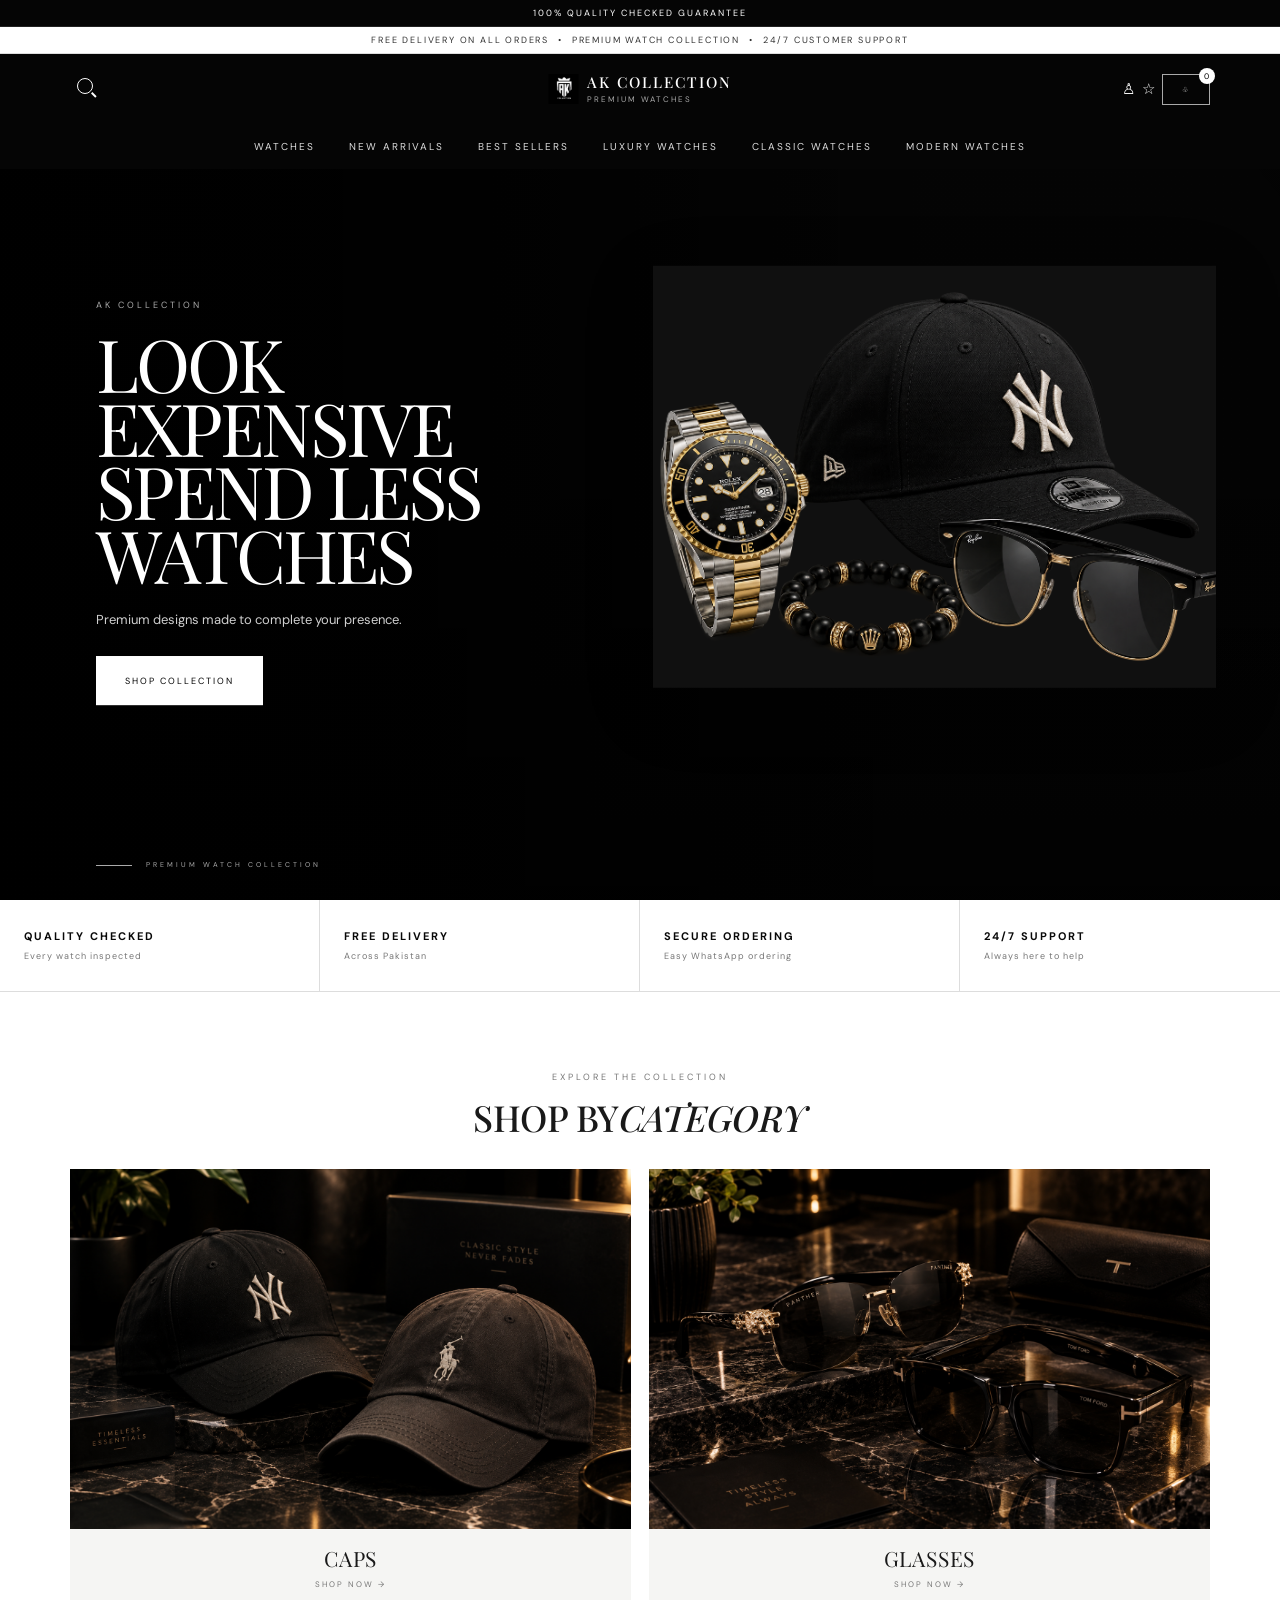
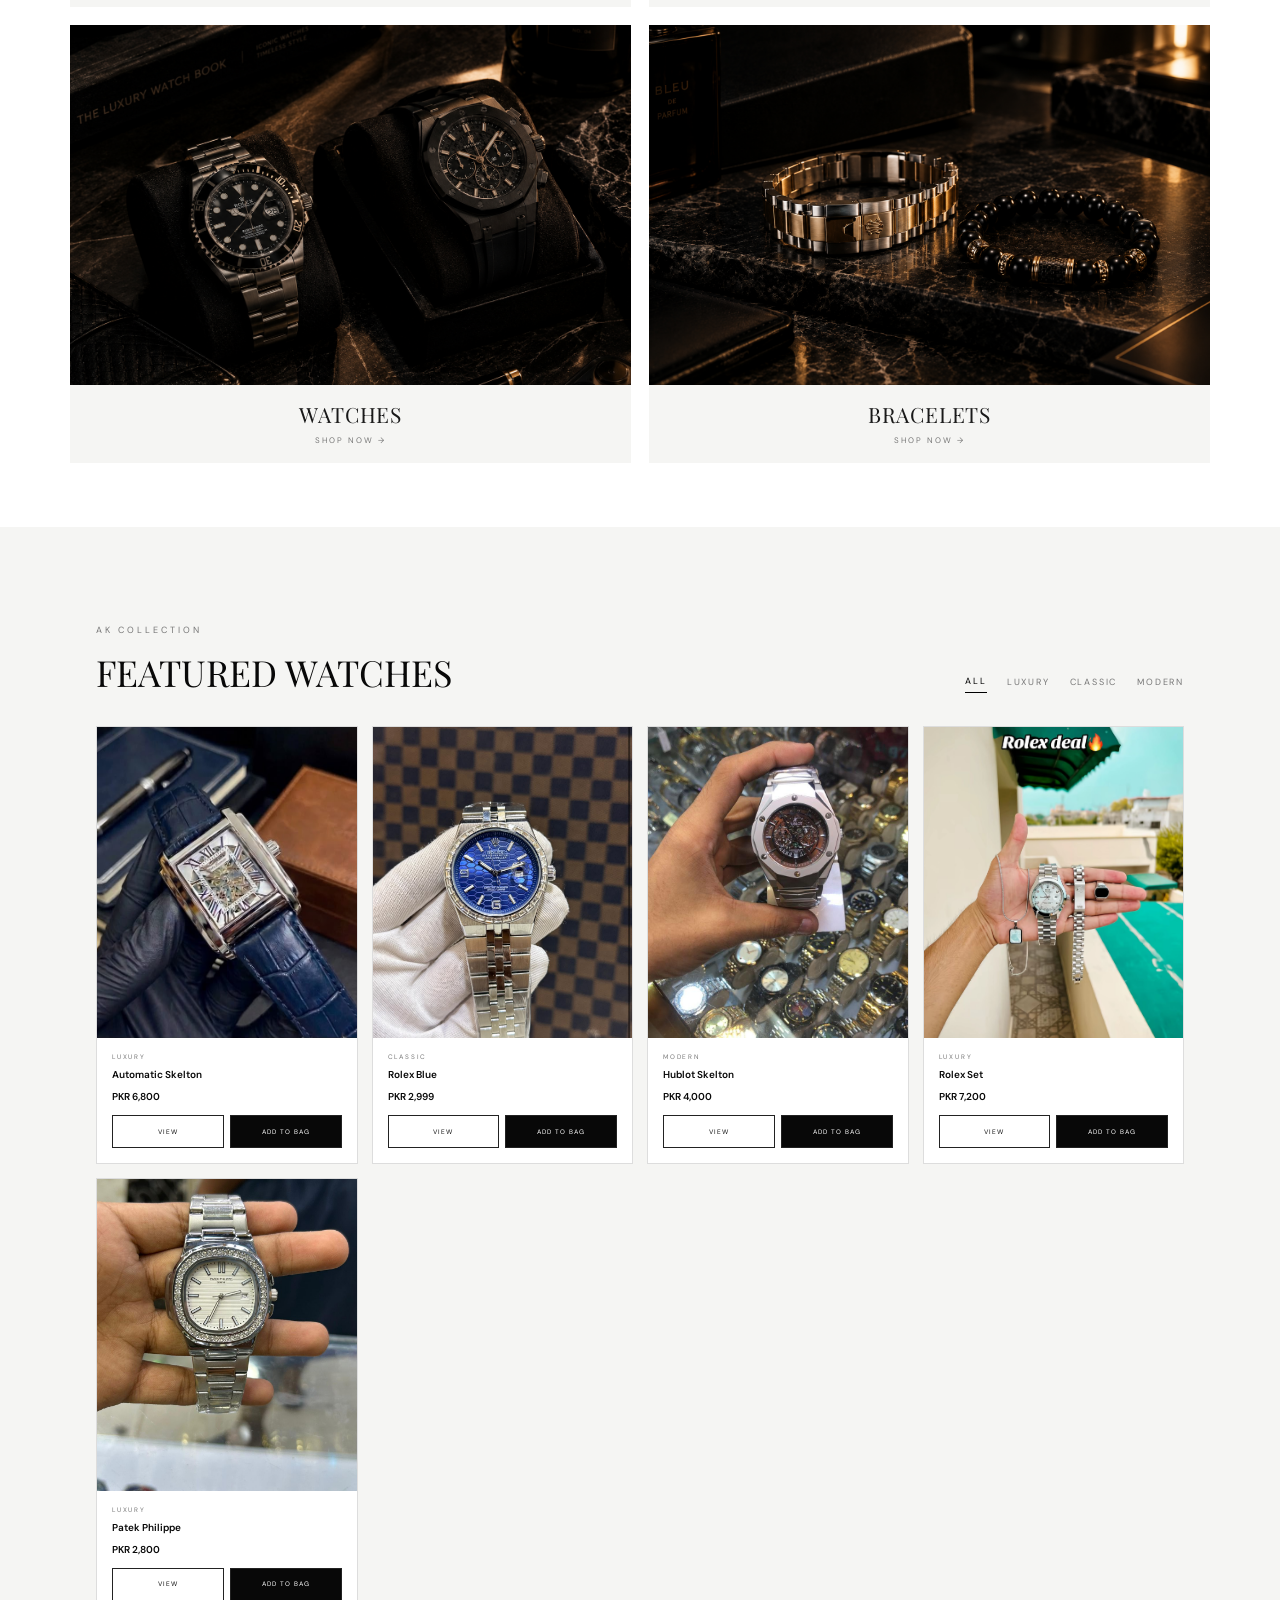
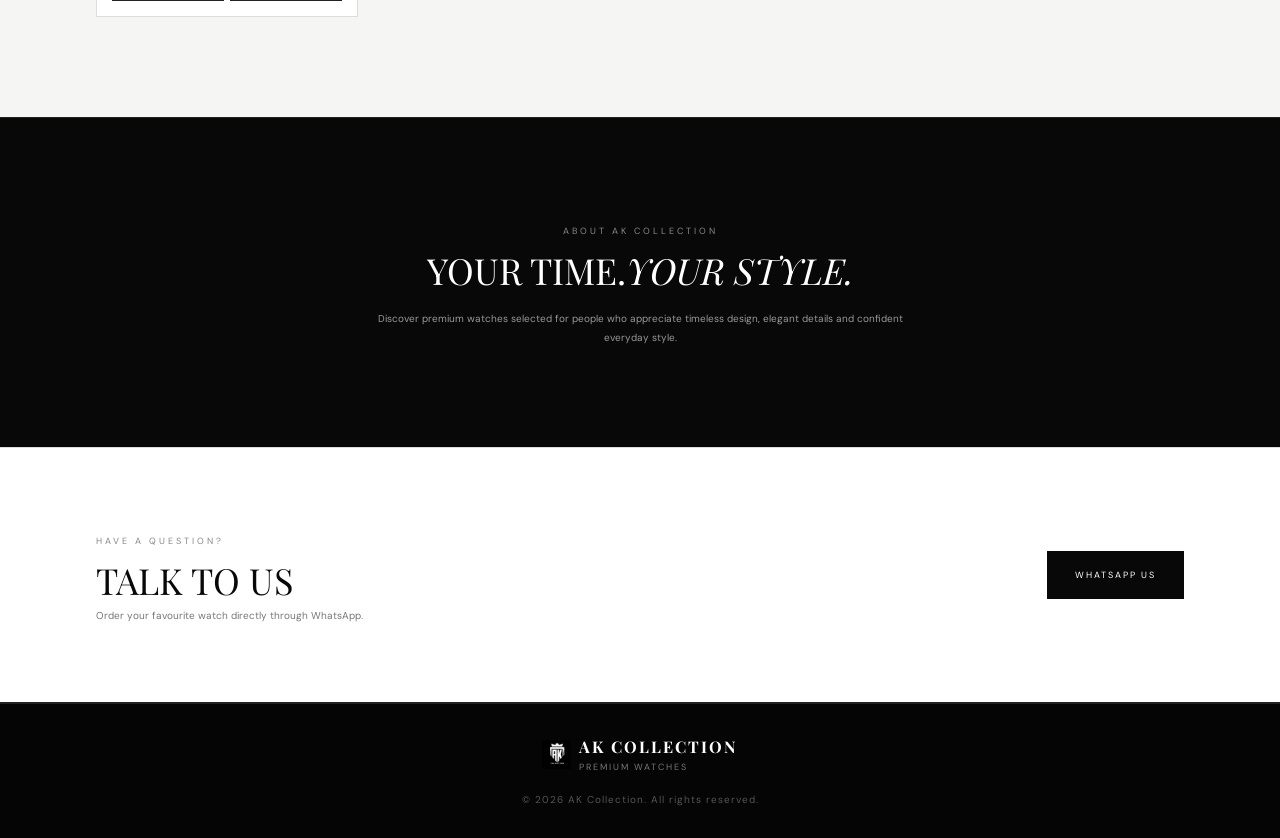
<file: index.html>
<!DOCTYPE html>
<html lang="en">
<head>
  <meta charset="UTF-8">
  <meta name="viewport" content="width=device-width, initial-scale=1.0">
  <title>AK Collection | Premium Watches</title>
  <meta name="description" content="AK Collection — Premium luxury watches delivered across Pakistan.">
  <link rel="stylesheet" href="style.css?v=22">
  <link rel="stylesheet" href="theme-overrides.css?v=2">
</head>
<body>
  <div class="announcement-bar"><span>100% QUALITY CHECKED GUARANTEE</span></div>
  <div class="shipping-bar"><span>FREE DELIVERY ON ALL ORDERS</span><span>•</span><span>PREMIUM WATCH COLLECTION</span><span>•</span><span>24/7 CUSTOMER SUPPORT</span></div>
  <header class="main-header">
    <div class="header-main"><button class="header-search" id="searchBtn" aria-label="Search"><span class="search-icon"></span></button><a href="#home" class="header-logo"><img src="ak-logo.png" alt="AK Collection"><div class="header-logo-text"><strong>AK COLLECTION</strong><small>PREMIUM WATCHES</small></div></a><div class="header-right"><button class="header-user" aria-label="Account">♙</button><button class="header-wishlist" aria-label="Wishlist">☆</button><button class="header-bag" id="cartBtn" aria-label="Shopping Bag">♧<span id="cartCount">0</span></button></div></div>
    <nav class="main-nav"><a href="#collection">WATCHES</a><a href="#collection">NEW ARRIVALS</a><a href="#collection">BEST SELLERS</a><a href="#collection">LUXURY WATCHES</a><a href="#collection">CLASSIC WATCHES</a><a href="#collection">MODERN WATCHES</a></nav>
    <div class="mobile-header-row"><button id="menuBtn" class="mobile-menu-btn">☰</button><span>AK COLLECTION</span><button id="mobileCartBtn" class="mobile-cart-btn" onclick="openCart()">BAG<b id="mobileCartCount">0</b></button></div>
  </header>
  <div class="mobile-menu" id="mobileMenu"><button class="mobile-close" id="mobileClose">×</button><img src="ak-logo.png" alt="AK Collection" class="mobile-menu-logo"><strong>AK COLLECTION</strong><a href="#home">HOME</a><a href="#categories">CATEGORIES</a><a href="#collection">WATCHES</a><a href="#collection">NEW ARRIVALS</a><a href="#collection">BEST SELLERS</a><a href="#about">ABOUT</a><a href="#contact">CONTACT</a></div><div class="menu-overlay" id="menuOverlay"></div>
  <main>
    <section class="luxury-hero" id="home"><div class="hero-background"></div><div class="hero-copy"><span>AK COLLECTION</span><h1>TIMELESS<em>WATCHES</em></h1><p>Premium designs made to complete your presence.</p><a href="#collection" class="hero-shop-btn">SHOP COLLECTION</a></div><img class="hero-accessories" src="ak-luxury-set.webp" alt="Luxury watch, bracelet, cap and sunglasses"><div class="hero-watches"><div class="hero-watch watch-one"><img src="blue-leather.jpg" alt="Premium Watch"></div><div class="hero-watch watch-two"><img src="blue-dial.jpg" alt="Premium Watch"></div><div class="hero-watch watch-three"><img src="silver-chronograph.jpg" alt="Premium Watch"></div><div class="hero-watch watch-four"><img src="white-dial.jpg" alt="Premium Watch"></div></div><div class="hero-bottom-text">PREMIUM WATCH COLLECTION</div></section>
    <section class="trust-bar"><div><strong>QUALITY CHECKED</strong><span>Every watch inspected</span></div><div><strong>FREE DELIVERY</strong><span>Across Pakistan</span></div><div><strong>SECURE ORDERING</strong><span>Easy WhatsApp ordering</span></div><div><strong>24/7 SUPPORT</strong><span>Always here to help</span></div></section>
    <section class="category-showcase" id="categories"><div class="category-heading"><span>EXPLORE THE COLLECTION</span><h2>SHOP BY <em>CATEGORY</em></h2></div><div class="category-grid" id="categoryGrid"></div></section>
    <section class="collection" id="collection"><div class="collection-header"><div><span>AK COLLECTION</span><h2>FEATURED WATCHES</h2></div><div class="filters"><button class="filter active" data-filter="All">ALL</button><button class="filter" data-filter="Luxury">LUXURY</button><button class="filter" data-filter="Classic">CLASSIC</button><button class="filter" data-filter="Modern">MODERN</button></div></div><div class="search-box" id="searchBox"><input type="text" id="searchInput" placeholder="Search watches..."><button id="closeSearch">×</button></div><div class="products-grid" id="productsGrid"></div></section>
    <section class="about" id="about"><span>ABOUT AK COLLECTION</span><h2>YOUR TIME. <em>YOUR STYLE.</em></h2><p>Discover premium watches selected for people who appreciate timeless design, elegant details and confident everyday style.</p></section>
    <section class="contact" id="contact"><div><span>HAVE A QUESTION?</span><h2>TALK TO US</h2><p>Order your favourite watch directly through WhatsApp.</p></div><a href="https://wa.me/923709039540" target="_blank" class="contact-btn">WHATSAPP US</a></section>
  </main>
  <footer><div class="footer-logo"><img src="ak-logo.png" alt="AK Collection"><div><strong>AK COLLECTION</strong><span>PREMIUM WATCHES</span></div></div><p>© 2026 AK Collection. All rights reserved.</p></footer>
  <aside class="cart-drawer" id="cartDrawer"><div class="cart-header"><div><span>AK COLLECTION</span><h3>YOUR BAG</h3></div><button id="cartClose">×</button></div><div class="cart-items" id="cartItems"></div><div class="cart-footer"><div class="cart-row"><span>PRODUCT TOTAL</span><strong id="cartTotal">PKR 0</strong></div><div class="cart-row"><span>DELIVERY / ADVANCE</span><strong>PKR 250</strong></div><div class="cart-grand"><span>GRAND TOTAL</span><strong id="grandTotal">PKR 0</strong></div><button id="checkoutBtn" class="checkout-btn">PLACE ORDER</button><button id="directWhatsapp" class="cart-whatsapp">ORDER ON WHATSAPP</button></div></aside><div class="cart-overlay" id="cartOverlay"></div>
  <div class="product-modal" id="productModal"><div class="product-modal-box"><button class="modal-close" id="productModalClose">×</button><div id="productModalContent"></div></div></div>
  <div class="checkout-modal" id="checkoutModal"><div class="checkout-box"><button class="checkout-close" id="checkoutClose">×</button><span>AK COLLECTION</span><h2>COMPLETE YOUR ORDER</h2><p class="checkout-note">Delivery / advance fee: <strong>PKR 250</strong></p><form id="checkoutForm"><input type="text" id="customerName" placeholder="Your Name" required><input type="tel" id="customerPhone" placeholder="Phone Number" required><input type="text" id="customerCity" placeholder="City" required><textarea id="customerAddress" placeholder="Complete Delivery Address" required></textarea><button type="submit" class="confirm-order">CONFIRM ORDER</button></form><button id="checkoutWhatsapp" class="checkout-whatsapp">CONFIRM THROUGH WHATSAPP</button></div></div>
  <script src="cms-loader.js?v=2"></script>
</body>
</html>
</file>
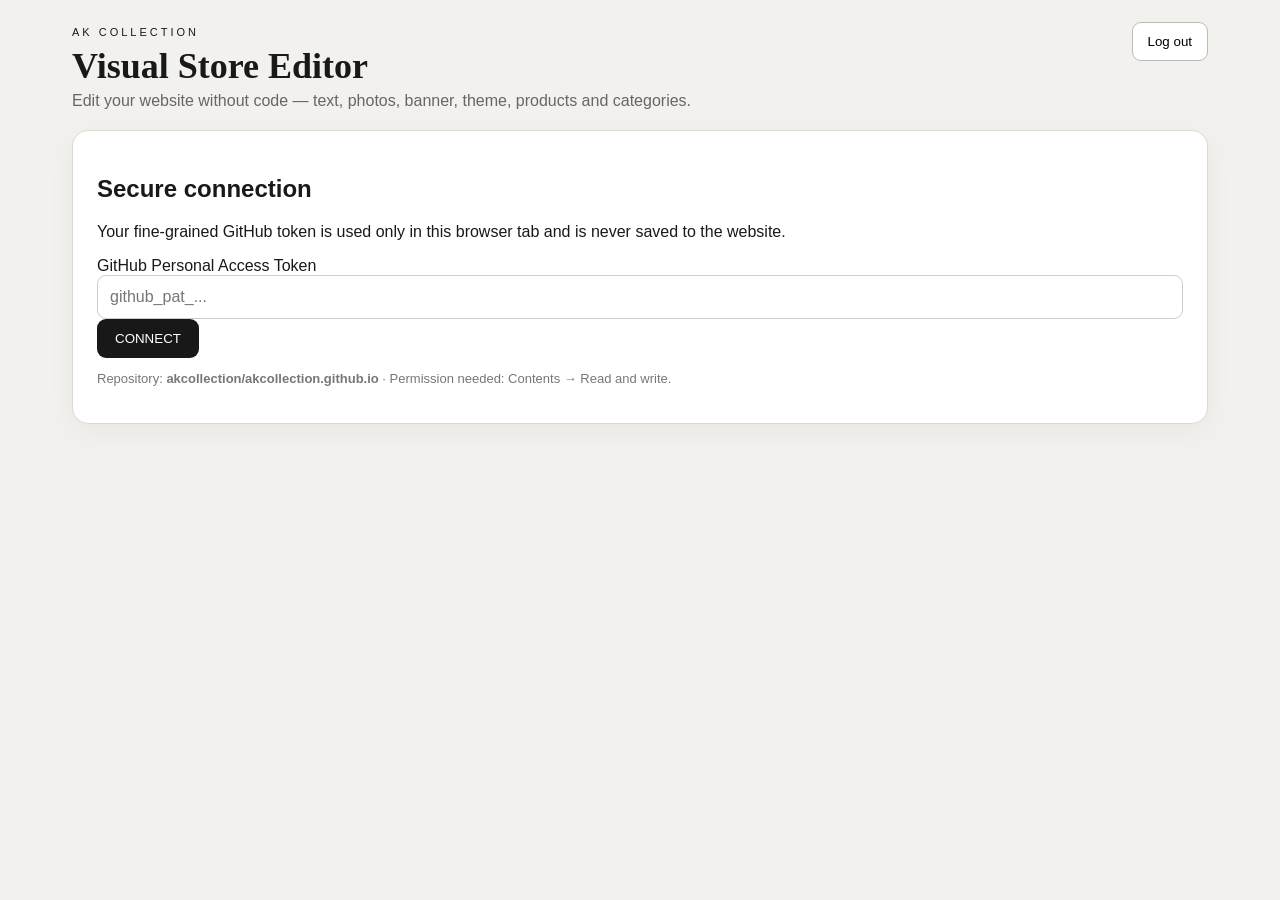
<file: admin.html>
<!DOCTYPE html>
<html lang="en">
<head>
<meta charset="UTF-8"><meta name="viewport" content="width=device-width,initial-scale=1"><title>AK Collection — Visual Store Editor</title><link rel="stylesheet" href="admin.css">
</head>
<body><div class="wrap">
<header><div><small>AK COLLECTION</small><h1>Visual Store Editor</h1><p class="sub">Edit your website without code — text, photos, banner, theme, products and categories.</p></div><button id="logout" class="ghost">Log out</button></header>
<section id="login" class="card"><h2>Secure connection</h2><p>Your fine-grained GitHub token is used only in this browser tab and is never saved to the website.</p><label>GitHub Personal Access Token<input id="token" type="password" placeholder="github_pat_..." autocomplete="off"></label><button id="connect" class="primary">CONNECT</button><p class="hint">Repository: <b>akcollection/akcollection.github.io</b> · Permission needed: Contents → Read and write.</p></section>
<main id="app" hidden>
<nav class="tabs"><button type="button" data-tab="dashboard" class="active">Dashboard</button><button type="button" data-tab="site">Text & Sections</button><button type="button" data-tab="media">Photos & Banner</button><button type="button" data-tab="categories">Categories</button><button type="button" data-tab="products">Products</button><button type="button" data-tab="theme">Theme & Layout</button><button type="button" data-tab="advanced">Advanced</button></nav>
<section id="dashboard" class="panel active"><div class="hero-card"><div><span>AK COLLECTION</span><h2>Everything in one place</h2><p>Use the sections above to change your live store. You can upload new images, crop them, change text, manage products, and control mobile/desktop sizing.</p></div></div><div class="quick-grid"><button data-go="site"><b>✎ Text</b><small>Headings, labels & buttons</small></button><button data-go="media"><b>▣ Photos</b><small>Banner, logo & hero images</small></button><button data-go="categories"><b>◇ Categories</b><small>Add, remove, rename & photo</small></button><button data-go="products"><b>◈ Products</b><small>Products, prices & photos</small></button><button data-go="theme"><b>⚙ Theme</b><small>Colors, sizes & mobile layout</small></button></div></section>
<section id="site" class="panel"><div class="section-head"><div><span>CONTENT</span><h2>Text & Sections</h2></div><button id="saveSite" class="primary">Save Changes</button></div><form id="siteForm" class="formgrid"></form></section>
<section id="media" class="panel"><div class="section-head"><div><span>MEDIA</span><h2>Photos & Banner</h2><p>Upload an image, crop it, then save. You can replace the same image later.</p></div></div><div id="mediaList" class="media-grid"></div></section>
<section id="categories" class="panel"><div class="section-head"><div><span>STORE STRUCTURE</span><h2>Categories</h2><p>Add as many categories as you want. Each category has its own photo, name and link.</p></div><div><button id="addCategory" class="ghost">+ Add Category</button><button id="saveCategories" class="primary">Save Categories</button></div></div><div id="categoryList"></div></section>
<section id="products" class="panel"><div class="section-head"><div><span>STORE</span><h2>Products</h2><p>Full product control: name, category, price, description, photo and visibility.</p></div><button id="newProduct" class="primary">+ Add Product</button></div><div id="productsList"></div></section>
<section id="theme" class="panel"><div class="section-head"><div><span>DESIGN</span><h2>Theme & Layout</h2><p>These controls change the live storefront without editing CSS.</p></div><button id="saveTheme" class="primary">Save Theme</button></div><form id="themeForm" class="formgrid"></form></section>
<section id="advanced" class="panel"><div class="section-head"><div><span>POWER USER</span><h2>Advanced File Editor</h2><p>Optional: direct access to the main website files for custom changes. This is the code-level fallback.</p></div></div><div class="filebar"><select id="fileSelect"><option value="index.html">index.html</option><option value="style.css">style.css</option><option value="theme-overrides.css">theme-overrides.css</option><option value="script.js">script.js</option><option value="cms-loader.js">cms-loader.js</option></select><button id="loadFile" class="ghost">Load</button><button id="saveFile" class="primary">Save File</button></div><textarea id="fileEditor" class="codebox" spellcheck="false"></textarea></section>
</main><div id="status"></div></div><script>
(function(){
  function showTab(name){
    document.querySelectorAll('.tabs button').forEach(function(b){b.classList.toggle('active',b.getAttribute('data-tab')===name);});
    document.querySelectorAll('.panel').forEach(function(p){p.classList.toggle('active',p.id===name);});
    var p=document.getElementById(name); if(p) p.scrollIntoView({behavior:'smooth',block:'start'});
  }
  document.addEventListener('click',function(e){
    var b=e.target.closest('.tabs button,[data-go]');
    if(!b)return;
    var name=b.getAttribute('data-tab')||b.getAttribute('data-go');
    if(name) showTab(name);
  });
})();
</script><script src="admin.js"></script></body></html>
</file>
<file: style.css>
@import url('https://fonts.googleapis.com/css2?family=DM+Sans:wght@400;500;600;700&family=Playfair+Display:ital,wght@0,400;0,500;0,600;1,500&display=swap');
:root{--black:#050505;--white:#fff;--soft:#f4f4f2;--gray:#777;--line:rgba(0,0,0,.14)}
*{box-sizing:border-box;margin:0;padding:0}html{scroll-behavior:smooth}body{background:#fff;color:#090909;font-family:'DM Sans',Arial,sans-serif;overflow-x:hidden}a{color:inherit;text-decoration:none}button,input,textarea{font:inherit}button{cursor:pointer}img{max-width:100%;display:block}
.announcement-bar{height:27px;background:#050505;color:#fff;display:flex;align-items:center;justify-content:center;font-size:7px;letter-spacing:2.4px;border-bottom:1px solid #222}.shipping-bar{height:27px;background:#fff;color:#333;display:flex;align-items:center;justify-content:center;gap:9px;font-size:6.5px;letter-spacing:1.4px;border-bottom:1px solid #ddd;white-space:nowrap;overflow:hidden}
.main-header{position:absolute;top:54px;left:0;width:100%;z-index:50;color:#fff;background:linear-gradient(#000d,transparent)}.header-main{height:70px;display:flex;align-items:center;justify-content:space-between;padding:0 5.5vw}.header-search{width:36px;height:36px;border:0;background:transparent;position:relative;color:transparent}.search-icon{display:block;width:16px;height:16px;border:1.5px solid #fff;border-radius:50%;position:absolute;left:7px;top:7px}.search-icon:after{content:'';position:absolute;width:6px;height:1.5px;background:#fff;right:-5px;bottom:-2px;transform:rotate(45deg)}.header-logo{position:absolute;left:50%;transform:translateX(-50%);display:flex;align-items:center;gap:8px;white-space:nowrap}.header-logo img{width:30px;height:30px;object-fit:contain}.header-logo-text{display:flex;flex-direction:column;line-height:1}.header-logo-text strong{font-family:'Playfair Display',serif;font-size:15px;letter-spacing:2px;font-weight:500}.header-logo-text small{font-size:6px;letter-spacing:2.2px;color:#aaa;margin-top:5px}.header-right{display:flex;align-items:center;gap:7px}.header-user,.header-wishlist{display:block;border:0;background:transparent;color:#fff;font-size:15px}.header-bag{min-width:48px;height:31px;background:transparent;border:1px solid #aaa;color:#fff;font-size:7px;letter-spacing:1px;position:relative}#cartCount{position:absolute;right:-6px;top:-7px;width:16px;height:16px;border-radius:50%;background:#fff;color:#000;font-size:8px;display:flex;align-items:center;justify-content:center}.main-nav{display:flex;align-items:center;justify-content:center;gap:34px;height:45px}.main-nav a{font-size:8px;letter-spacing:1.8px;color:#ddd;transition:.2s}.main-nav a:hover{color:#fff}.mobile-header-row{display:none}
.luxury-hero{position:relative;height:calc(100vh - 54px);min-height:650px;max-height:900px;overflow:hidden;background:#050505;color:#fff}.hero-background{position:absolute;inset:0;background-image:linear-gradient(90deg,rgba(0,0,0,.98) 0%,rgba(0,0,0,.88) 34%,rgba(0,0,0,.18) 72%,rgba(0,0,0,.2) 100%),linear-gradient(0deg,rgba(0,0,0,.72),transparent 55%),url('https://res.cloudinary.com/di19vo91d/image/upload/f_auto,q_auto,c_fill,g_auto,w_1200,h_900/v1/wtcom/2025/05/Omega_NASA_certification_SP_Adv_NASAQualif_Family_Full_RVB_large.webp');background-size:cover;background-position:72% center;background-repeat:no-repeat}.hero-background:after{content:'';position:absolute;inset:0;background:radial-gradient(circle at 73% 47%,transparent 0,rgba(0,0,0,.08) 35%,rgba(0,0,0,.55) 100%)}.hero-copy{position:absolute;z-index:5;left:7.5vw;top:53%;transform:translateY(-50%);max-width:540px}.hero-copy>span{display:block;color:#aaa;font-size:7px;letter-spacing:3.5px;margin-bottom:20px}.hero-copy h1{font-family:'Playfair Display',Georgia,serif;font-size:clamp(54px,6.5vw,94px);line-height:.87;font-weight:400;letter-spacing:-3px}.hero-copy h1 em{display:block;font-style:normal}.hero-copy p{max-width:360px;margin-top:25px;color:#d0d0d0;font-size:11px;line-height:1.7}.hero-shop-btn{display:inline-flex;align-items:center;justify-content:center;min-height:49px;margin-top:25px;padding:0 28px;border:1px solid #fff;background:#fff;color:#050505;font-size:8px;letter-spacing:2px;transition:.25s}.hero-shop-btn:hover{background:transparent;color:#fff}.hero-watches{display:none}.hero-bottom-text{position:absolute;z-index:5;left:7.5vw;bottom:31px;color:#aaa;font-size:7px;letter-spacing:3px}.hero-bottom-text:before{content:'';display:inline-block;width:36px;height:1px;background:#aaa;margin-right:14px;vertical-align:middle}
.mobile-menu{position:fixed;z-index:100;top:0;left:-100%;width:84%;height:100dvh;background:#080808;color:#fff;border-right:1px solid #333;padding:70px 28px 30px;transition:left .3s;display:flex;flex-direction:column}.mobile-menu.open{left:0}.mobile-close{position:absolute;right:16px;top:12px;border:0;background:transparent;color:#fff;font-size:30px}.mobile-menu-logo{width:40px;height:40px;object-fit:contain;margin-bottom:14px}.mobile-menu strong{font-size:12px;letter-spacing:3px;margin-bottom:28px}.mobile-menu a{padding:15px 0;border-bottom:1px solid #222;font-size:8px;letter-spacing:2px;color:#ddd}.menu-overlay{position:fixed;inset:0;z-index:90;background:#000b;display:none}.menu-overlay.open{display:block}
.trust-bar{display:grid;grid-template-columns:repeat(4,1fr);background:#fff;color:#080808;border-bottom:1px solid #ddd}.trust-bar>div{min-height:91px;padding:20px 24px;border-right:1px solid #ddd;display:flex;flex-direction:column;justify-content:center}.trust-bar>div:last-child{border-right:0}.trust-bar strong{font-size:8px;letter-spacing:1.4px}.trust-bar span{margin-top:7px;color:#777;font-size:8px}
.collection{padding:90px 7.5vw 100px;background:#f5f5f3;color:#080808}.collection-header{margin-bottom:30px;display:flex;justify-content:space-between;align-items:end;gap:20px}.collection-header>div:first-child>span{font-size:7px;letter-spacing:3px;color:#777}.collection-header h2{margin-top:10px;font-family:'Playfair Display',serif;font-size:42px;font-weight:400}.filters{display:flex;gap:20px;overflow-x:auto;padding-bottom:3px}.filter{border:0;background:transparent;color:#777;padding:5px 0;font-size:8px;letter-spacing:1.5px;white-space:nowrap}.filter.active{color:#000;border-bottom:1px solid #000}.search-box{display:none;margin-bottom:22px}.search-box.show{display:flex}.search-box input{flex:1;padding:13px;border:1px solid #ccc;background:#fff;color:#111}.search-box button{width:44px;border:1px solid #ccc;background:#111;color:#fff}.products-grid{display:grid;grid-template-columns:repeat(4,1fr);gap:14px}.product-card{background:#fff;border:1px solid #ddd;overflow:hidden}.product-image{background:#ececea}.product-card img{width:100%;aspect-ratio:1/1.2;object-fit:cover;transition:transform .4s}.product-card:hover img{transform:scale(1.035)}.product-info{padding:15px}.product-type{display:block;color:#777;font-size:6.5px;letter-spacing:1.8px;text-transform:uppercase;margin-bottom:7px}.product-name{font-size:10px;font-weight:600}.product-price{margin-top:9px;font-size:10px;font-weight:600}.product-actions{display:grid;grid-template-columns:1fr 1fr;gap:6px;margin-top:12px}.product-actions button{min-height:33px;border:1px solid #222;background:#fff;color:#111;font-size:6.5px;letter-spacing:1px}.product-actions .add-cart{background:#080808;color:#fff}
.about{padding:100px 10%;background:#080808;color:#fff;border-top:1px solid #222;text-align:center}.about>span,.contact span{font-size:7px;letter-spacing:3px;color:#888}.about h2,.contact h2{margin-top:14px;font-family:'Playfair Display',serif;font-size:clamp(40px,5vw,65px);font-weight:400;line-height:.95}.about h2 em{font-style:italic}.about p{max-width:540px;margin:22px auto 0;color:#999;font-size:10px;line-height:1.9}.contact{padding:80px 7.5vw;background:#fff;color:#080808;border-top:1px solid #ddd;display:flex;align-items:center;justify-content:space-between;gap:30px}.contact h2{font-size:50px}.contact p{margin-top:12px;color:#777;font-size:10px}.contact-btn{display:inline-flex;align-items:center;justify-content:center;min-height:48px;padding:0 27px;border:1px solid #080808;background:#080808;color:#fff;font-size:7px;letter-spacing:1.8px}
footer{padding:38px 20px 30px;background:#050505;color:#fff;text-align:center;border-top:1px solid #222}.footer-logo{display:flex;justify-content:center;align-items:center;gap:8px}.footer-logo img{width:29px;height:29px}.footer-logo div{display:flex;flex-direction:column;align-items:flex-start}.footer-logo strong{font-family:'Playfair Display',serif;font-size:11px;letter-spacing:2px}.footer-logo span{font-size:5.5px;letter-spacing:1.5px;color:#777;margin-top:4px}footer p{margin-top:20px;color:#555;font-size:6.5px}
.cart-drawer{position:fixed;z-index:120;top:0;right:-100%;width:min(92%,420px);height:100dvh;background:#090909;color:#fff;border-left:1px solid #333;transition:right .3s;display:flex;flex-direction:column}.cart-drawer.open{right:0}.cart-header{min-height:73px;padding:16px 18px;display:flex;align-items:center;justify-content:space-between;border-bottom:1px solid #222}.cart-header span{font-size:6px;letter-spacing:2px;color:#777}.cart-header h3{margin-top:4px;font-family:'Playfair Display',serif;font-weight:400}.cart-header button{border:0;background:transparent;color:#fff;font-size:27px}.cart-items{flex:1;overflow:auto;padding:14px}.cart-footer{padding:16px;border-top:1px solid #222}.cart-row,.cart-grand{display:flex;justify-content:space-between;padding:7px 0;color:#888;font-size:8px}.cart-grand{margin-top:5px;padding-top:13px;border-top:1px solid #222;color:#fff}.checkout-btn,.cart-whatsapp{width:100%;min-height:43px;margin-top:8px;border:1px solid #fff;font-size:7px;letter-spacing:1.2px}.checkout-btn{background:#fff;color:#000}.cart-whatsapp{background:#111;color:#fff}.cart-overlay{position:fixed;inset:0;z-index:110;background:#000b;display:none}.cart-overlay.show{display:block}.cart-item{display:grid;grid-template-columns:62px 1fr auto;gap:10px;padding:12px 0;border-bottom:1px solid #1b1b1b}.cart-item img{width:62px;height:70px;object-fit:cover}.cart-item-info h4{font-size:9px}.cart-item-info p{margin-top:5px;font-size:8px;color:#aaa}.cart-qty{display:flex;align-items:center;gap:8px;margin-top:9px}.cart-qty button{width:23px;height:23px;border:1px solid #333;background:#111;color:#fff}.cart-qty span{font-size:8px}.cart-remove{border:0;background:transparent;color:#666;font-size:6px}.empty-cart{text-align:center;padding:70px 10px;color:#777}.empty-cart h3{margin-top:12px;color:#fff;font-size:12px}.empty-cart p{margin-top:7px;font-size:8px}
.product-modal,.checkout-modal{position:fixed;inset:0;z-index:130;display:none;align-items:center;justify-content:center;padding:18px;background:#000c}.product-modal.show,.checkout-modal.show{display:flex}.product-modal-box,.checkout-box{width:min(100%,430px);max-height:90dvh;overflow:auto;background:#0b0b0b;color:#fff;border:1px solid #333;padding:22px;position:relative}.modal-close,.checkout-close{position:absolute;right:12px;top:8px;border:0;background:transparent;color:#fff;font-size:25px}.modal-product-image img{width:100%;max-height:330px;object-fit:cover}.modal-product-info{padding-top:18px}.modal-product-info>span{font-size:6px;letter-spacing:2px;color:#777}.modal-product-info h2{margin-top:7px;font-family:'Playfair Display',serif;font-size:28px;font-weight:400}.modal-price{margin-top:8px;font-size:10px}.modal-product-info p{margin-top:13px;color:#777;font-size:9px;line-height:1.7}.modal-add{width:100%;height:43px;margin-top:17px;border:1px solid #fff;background:#fff;color:#000;font-size:7px;letter-spacing:1.3px}.checkout-box>span{font-size:6px;letter-spacing:2px;color:#777}.checkout-box h2{margin-top:8px;font-family:'Playfair Display',serif;font-size:27px;font-weight:400}.checkout-note{font-size:8px;color:#777;margin:11px 0 17px}#checkoutForm{display:flex;flex-direction:column;gap:8px}#checkoutForm input,#checkoutForm textarea{width:100%;padding:13px;background:#111;border:1px solid #333;color:#fff;font-size:9px;outline:none}#checkoutForm textarea{min-height:90px;resize:vertical}.confirm-order,.checkout-whatsapp{width:100%;min-height:43px;margin-top:8px;border:1px solid #fff;font-size:7px;letter-spacing:1.2px}.confirm-order{background:#fff;color:#000}.checkout-whatsapp{background:#111;color:#fff}
@media(max-width:699px){.announcement-bar{height:26px;font-size:6px}.shipping-bar{height:26px;font-size:6px}.main-header{top:52px}.header-main,.main-nav{display:none}.mobile-header-row{height:61px;display:flex;align-items:center;justify-content:space-between;padding:0 16px}.mobile-header-row>span{position:absolute;left:50%;transform:translateX(-50%);font-family:'Playfair Display',serif;font-size:12px;letter-spacing:1.6px;white-space:nowrap}.mobile-menu-btn{width:32px;height:32px;border:0;background:transparent;color:#fff;font-size:0;position:relative}.mobile-menu-btn:before{content:'☰';font-size:18px;position:absolute;left:4px;top:4px}.mobile-cart-btn{height:31px;min-width:43px;border:1px solid #aaa;background:transparent;color:#fff;font-size:6.5px;letter-spacing:1px;position:relative}.mobile-cart-btn b{position:absolute;right:-6px;top:-7px;width:15px;height:15px;border-radius:50%;background:#fff;color:#000;display:flex;align-items:center;justify-content:center;font-size:8px}.luxury-hero{height:calc(100dvh - 52px);min-height:650px}.hero-background{background-image:linear-gradient(180deg,rgba(0,0,0,.76) 0%,rgba(0,0,0,.3) 42%,rgba(0,0,0,.9) 100%),url('https://res.cloudinary.com/di19vo91d/image/upload/f_auto,q_auto,c_fill,g_auto,w_900,h_900/v1/wtcom/2025/05/Omega_NASA_certification_SP_Adv_NASAQualif_Family_Full_RVB_large.webp');background-position:67% center;background-size:cover}.hero-copy{left:21px;right:18px;top:48%;max-width:330px}.hero-copy>span{font-size:6.5px;letter-spacing:2.8px;margin-bottom:15px}.hero-copy h1{font-size:47px;line-height:.9;letter-spacing:-1.8px}.hero-copy p{font-size:9px;max-width:270px;margin-top:17px}.hero-shop-btn{min-height:42px;margin-top:19px;padding:0 20px;font-size:6.5px}.hero-bottom-text{left:21px;bottom:20px;font-size:5.5px;letter-spacing:2px}.hero-bottom-text:before{width:24px;margin-right:9px}.trust-bar{grid-template-columns:1fr 1fr}.trust-bar>div{min-height:77px;padding:14px 13px;border-right:1px solid #ddd;border-bottom:1px solid #ddd}.trust-bar>div:nth-child(2n){border-right:0}.trust-bar>div:nth-child(n+3){border-bottom:0}.trust-bar strong{font-size:6.5px}.trust-bar span{font-size:6.5px}.collection{padding:60px 16px 70px}.collection-header{display:block}.collection-header h2{font-size:33px}.filters{margin-top:19px;gap:17px}.products-grid{grid-template-columns:1fr 1fr;gap:9px}.product-info{padding:11px}.product-name{font-size:9px}.product-price{font-size:9px}.product-actions{gap:4px}.product-actions button{font-size:5.5px;min-height:30px}.about{padding:75px 22px}.about h2{font-size:38px}.about p{font-size:9px}.contact{padding:62px 20px;display:block}.contact h2{font-size:40px}.contact-btn{margin-top:25px;width:100%}}
@media(min-width:700px){.mobile-menu,.menu-overlay{display:none!important}}
</file>
<file: theme-overrides.css>
/* AK COLLECTION — accessory hero image */
.hero-accessories{position:absolute;z-index:4;right:5vw;top:50%;transform:translateY(-50%);width:min(44vw,620px);height:auto;object-fit:contain;filter:drop-shadow(0 18px 35px rgba(0,0,0,.35));pointer-events:none}
.category-showcase{padding:72px 5.5vw 64px;background:#fff}.category-heading{text-align:center;margin-bottom:28px}.category-heading span{font-size:7px;letter-spacing:2.8px;color:#777}.category-heading h2{font-family:'Playfair Display',serif;font-weight:500;font-size:31px;letter-spacing:-.5px;margin-top:8px}.category-heading h2 em{font-style:italic}.category-grid{display:grid;grid-template-columns:repeat(2,minmax(0,1fr));gap:18px}.category-card{display:block;background:#f5f5f3;padding-bottom:18px;transition:transform .25s ease,box-shadow .25s ease}.category-card:hover{transform:translateY(-4px);box-shadow:0 15px 30px rgba(0,0,0,.08)} .category-image{height:280px;overflow:hidden;background:#ededeb;display:flex;align-items:center;justify-content:center}.category-image img{width:100%;height:100%;object-fit:cover}.category-card-name{font-family:'Playfair Display',serif;font-size:18px;letter-spacing:.8px;text-align:center;margin-top:15px}.category-card>span{display:block;text-align:center;font-size:6px;letter-spacing:2px;color:#777;margin-top:7px}
@media(max-width:699px){.luxury-hero{min-height:620px;height:calc(100dvh - 52px)}.hero-copy{left:20px;right:20px;top:18%;transform:none;max-width:none;text-align:left}.hero-copy>span{font-size:6px;letter-spacing:2.6px;margin-bottom:12px}.hero-copy h1{font-size:47px;letter-spacing:-2px}.hero-copy p{max-width:245px;margin-top:16px;font-size:9px}.hero-shop-btn{min-height:40px;margin-top:17px;padding:0 19px;font-size:6.5px}.hero-accessories{right:-8%;top:auto;bottom:5%;transform:none;width:116%;max-width:none}.hero-bottom-text{left:20px;bottom:18px;font-size:5.5px;letter-spacing:2px}.hero-bottom-text:before{width:24px;margin-right:8px}.category-showcase{padding:48px 15px 42px}.category-heading{margin-bottom:20px}.category-heading span{font-size:6px;letter-spacing:2.2px}.category-heading h2{font-size:27px}.category-grid{grid-template-columns:repeat(2,1fr);gap:9px}.category-card{padding-bottom:13px}.category-image{height:165px}.category-card-name{font-size:15px;margin-top:11px}.category-card>span{font-size:5.5px;margin-top:5px}}
@media(min-width:700px){.hero-copy{max-width:430px}.hero-accessories{opacity:.98}}

/* AK COLLECTION — readability + stronger header/footer */
body{font-size:16px}
.announcement-bar span{font-size:9px!important;letter-spacing:2px!important}
.shipping-bar span{font-size:9px!important;letter-spacing:1.8px!important}
.main-nav a{font-size:10px!important;letter-spacing:2px!important}
.header-logo-text strong{font-size:15px!important;letter-spacing:2px!important}
.header-logo-text small{font-size:8px!important;letter-spacing:2px!important}
.hero-copy>span{font-size:9px!important;letter-spacing:3px!important}
.hero-copy h1{font-size:clamp(58px,7vw,100px)!important}
.hero-copy p{font-size:13px!important;line-height:1.6!important}
.hero-shop-btn,.contact-btn{font-size:9px!important;letter-spacing:2px!important}
.trust-bar strong{font-size:11px!important;letter-spacing:2px!important}
.trust-bar span{font-size:9px!important;letter-spacing:1px!important}
.category-heading span,.collection-header>div:first-child>span,.about>span,.contact span{font-size:9px!important;letter-spacing:3px!important}
.category-heading h2,.collection-header h2,.about h2,.contact h2{font-size:36px!important}
.category-card-name{font-size:21px!important}
.category-card>span{font-size:8px!important;letter-spacing:2px!important}
.filter{font-size:9px!important;letter-spacing:1.8px!important}
.search-box input{font-size:14px!important}
footer{border-top:2px solid #222!important;padding-top:32px!important;padding-bottom:32px!important}
.footer-logo strong{font-size:16px!important;letter-spacing:2px!important}
.footer-logo span{font-size:9px!important;letter-spacing:2px!important}
footer p{font-size:10px!important;letter-spacing:1px!important}
@media(max-width:699px){
 .announcement-bar span{font-size:8px!important}
 .shipping-bar span{font-size:7.5px!important}
 .header-logo-text strong{font-size:12px!important}
 .header-logo-text small{font-size:7px!important}
 .hero-copy>span{font-size:8px!important}
 .hero-copy h1{font-size:52px!important}
 .hero-copy p{font-size:11px!important}
 .hero-shop-btn,.contact-btn{font-size:8px!important}
 .trust-bar strong{font-size:9px!important}
 .trust-bar span{font-size:8px!important}
 .category-heading span,.collection-header>div:first-child>span,.about>span,.contact span{font-size:7px!important}
 .category-heading h2,.collection-header h2,.about h2,.contact h2{font-size:29px!important}
 .category-card-name{font-size:17px!important}
 .category-card>span{font-size:7px!important}
 .filter{font-size:8px!important}
 footer{padding-top:26px!important;padding-bottom:26px!important}
 .footer-logo strong{font-size:13px!important}
 footer p{font-size:8px!important}
}
</file>
<file: admin.css>
*{box-sizing:border-box}body{margin:0;background:#f3f1ed;color:#191919;font-family:Arial,sans-serif}.wrap{max-width:1180px;margin:auto;padding:22px}header{display:flex;justify-content:space-between;gap:20px;align-items:flex-start;margin-bottom:20px}header small{letter-spacing:3px;font-size:11px}h1{margin:5px 0;font-family:Georgia,serif;font-size:36px}.sub{color:#666;margin:0}.card,.panel,.hero-card{background:#fff;border:1px solid #ddd8ce;border-radius:16px;padding:24px;box-shadow:0 8px 30px #0000000b}.tabs{display:flex;gap:7px;margin:18px 0;overflow:auto;padding-bottom:3px}.tabs button,.ghost{border:1px solid #bbb;background:#fff;border-radius:9px;padding:11px 15px;cursor:pointer;white-space:nowrap}.tabs button.active{background:#181818;color:#fff}.primary{border:0;border-radius:9px;background:#181818;color:#fff;padding:12px 18px;cursor:pointer}.panel{display:none}.panel.active{display:block}.section-head{display:flex;justify-content:space-between;align-items:flex-start;gap:16px;margin-bottom:20px}.section-head span{font-size:10px;letter-spacing:2.5px;color:#777}.section-head h2{margin:5px 0 4px;font-family:Georgia,serif}.section-head p{color:#777;margin:0;max-width:720px}.hero-card{min-height:190px;background:linear-gradient(115deg,#171717,#393939);color:#fff;display:flex;align-items:flex-end}.hero-card span{font-size:10px;letter-spacing:3px}.hero-card h2{font:38px Georgia,serif;margin:8px 0}.hero-card p{max-width:600px;color:#ddd}.quick-grid{display:grid;grid-template-columns:repeat(5,1fr);gap:10px;margin-top:12px}.quick-grid button{text-align:left;border:1px solid #ddd;background:#fff;border-radius:12px;padding:16px;cursor:pointer}.quick-grid b{display:block;font-size:15px}.quick-grid small{display:block;color:#777;margin-top:6px}.formgrid{display:grid;gap:15px;max-width:850px}.formgrid label{display:grid;gap:7px;font-weight:700}.formgrid small{font-weight:400;color:#777}input,textarea,select{width:100%;padding:12px;border:1px solid #ccc;border-radius:9px;font:inherit;background:#fff}textarea{min-height:100px;resize:vertical}.hint{font-size:13px;color:#777}.toolbar{display:flex;justify-content:space-between;align-items:center}.product{display:grid;grid-template-columns:86px 1fr auto;gap:16px;align-items:center;border-top:1px solid #eee;padding:16px 0}.product img{width:86px;height:86px;object-fit:cover;background:#eee;border-radius:9px}.product h3{margin:0 0 5px}.product p{margin:4px 0;color:#666}.actions{display:flex;gap:7px;flex-wrap:wrap}.danger{border:1px solid #c66;background:#fff;color:#a00;border-radius:9px;padding:10px 14px;cursor:pointer}.category{display:grid;grid-template-columns:90px 1fr auto;gap:14px;align-items:center;border-top:1px solid #eee;padding:14px 0}.category img{width:90px;height:90px;object-fit:cover;border-radius:10px;background:#eee}.category .fields{display:grid;gap:8px}.media-grid{display:grid;grid-template-columns:repeat(3,1fr);gap:14px}.media-card{border:1px solid #ddd;border-radius:13px;overflow:hidden;background:#fff}.media-preview{height:210px;background:#eee;display:flex;align-items:center;justify-content:center;overflow:hidden}.media-preview img{width:100%;height:100%;object-fit:contain}.media-card .inside{padding:14px}.media-card h3{margin:0 0 5px}.media-card p{font-size:12px;color:#777;word-break:break-all}.media-card .buttons{display:flex;gap:7px;flex-wrap:wrap}.theme-row{display:grid;grid-template-columns:1fr 180px;gap:14px;align-items:center}.theme-row small{display:block;color:#777;margin-top:4px}.range-value{text-align:right;color:#666}.filebar{display:grid;grid-template-columns:1fr auto auto;gap:8px;margin-bottom:10px}.codebox{min-height:560px;font-family:Consolas,monospace;font-size:13px;line-height:1.5;background:#151515;color:#eee}.modal{position:fixed;inset:0;background:#000b;display:flex;align-items:center;justify-content:center;padding:18px;z-index:20}.modalbox{background:#fff;max-width:720px;width:100%;max-height:92vh;overflow:auto;border-radius:16px;padding:20px}.modalbox h2{margin-top:0;font-family:Georgia,serif}.modal-actions{display:flex;justify-content:flex-end;gap:9px;margin-top:16px}.crop-stage{background:#111;border-radius:10px;display:flex;justify-content:center;align-items:center;overflow:hidden}.crop-stage canvas{max-width:100%;touch-action:none}.crop-controls{display:grid;gap:10px;margin:12px 0}.status{position:fixed;right:20px;bottom:20px;background:#181818;color:#fff;padding:12px 16px;border-radius:9px;display:none;z-index:30;max-width:420px}.status.show{display:block}@media(max-width:850px){.quick-grid{grid-template-columns:repeat(2,1fr)}.media-grid{grid-template-columns:1fr 1fr}}@media(max-width:650px){.wrap{padding:12px}header{flex-direction:column}.product{grid-template-columns:68px 1fr}.product img{width:68px;height:68px}.product .actions{grid-column:2}.category{grid-template-columns:72px 1fr}.category img{width:72px;height:72px}.category .category-actions{grid-column:2}.section-head{flex-direction:column}.media-grid{grid-template-columns:1fr}.theme-row{grid-template-columns:1fr}.filebar{grid-template-columns:1fr}.quick-grid{grid-template-columns:1fr 1fr}.hero-card h2{font-size:30px}}
</file>
